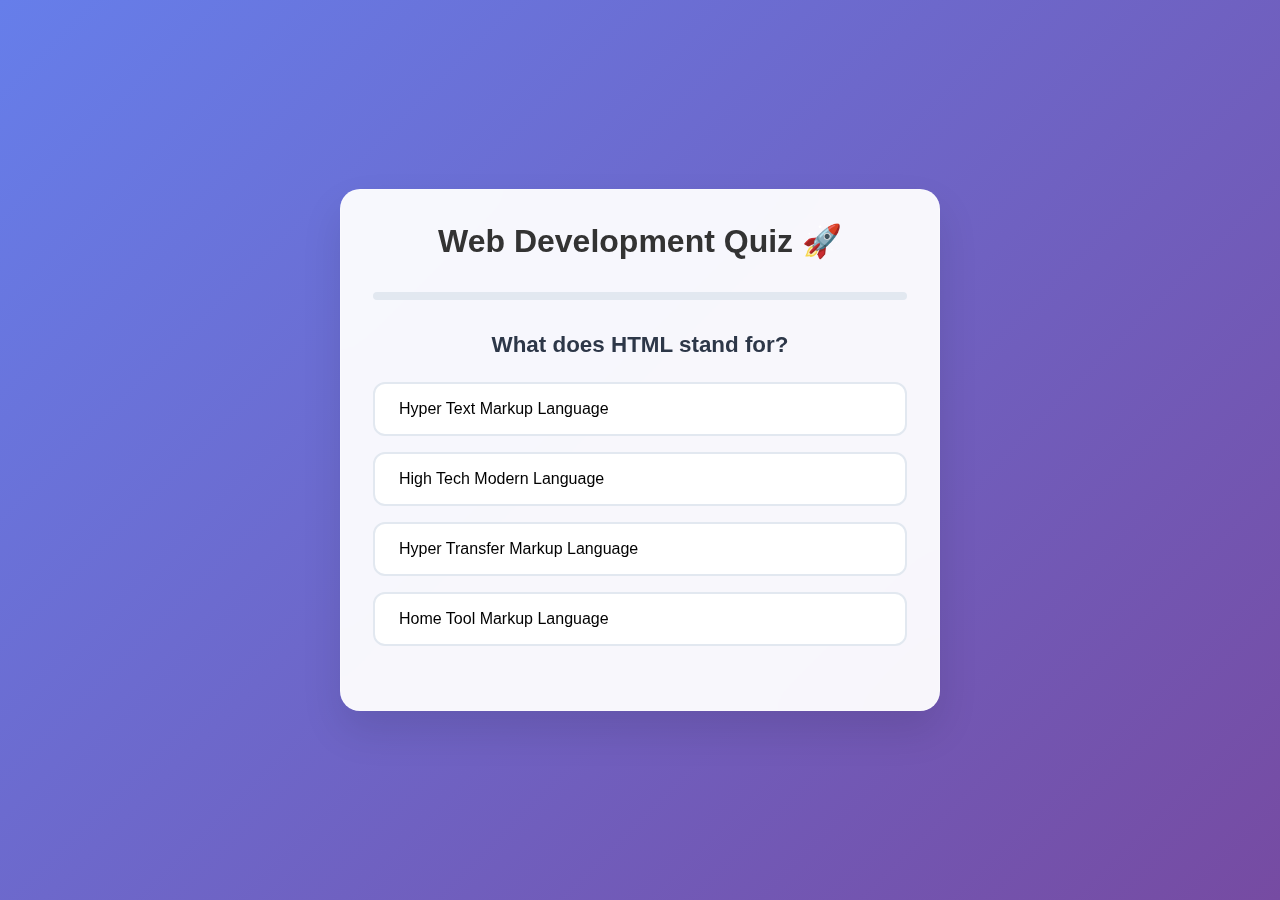
<file: Innovagrid Projects/Task-2-Web-Development-Quiz/index.html>
<!DOCTYPE html>
<html lang="en">
<head>
    <meta charset="UTF-8">
    <meta name="viewport" content="width=device-width, initial-scale=1.0">
    <title>Quiz App - InnovaGrid</title>
    <link rel="stylesheet" href="style.css">
</head>
<body>
    <div class="quiz-container">
        <h1>Web Development Quiz 🚀</h1>
        
        <div class="progress-bar">
            <div class="progress" id="progress"></div>
        </div>
        
        <div class="question-container" id="question-container">
            <h2 class="question" id="question">Question will appear here</h2>
            <div class="options-grid" id="options-grid">
                <!-- Options will appear here -->
            </div>
        </div>
        
        <button class="next-btn" id="next-btn">Start Quiz</button>
        
        <div class="results-container" id="results-container" style="display: none;">
            <h2>Quiz Completed! 🎉</h2>
            <div class="score-circle">
                <span class="score" id="final-score">0/10</span>
            </div>
            <p id="result-message">Great job!</p>
            <button class="restart-btn" id="restart-btn">Restart Quiz</button>
        </div>
    </div>

    <script src="script.js"></script>
</body>
</html>
</file>
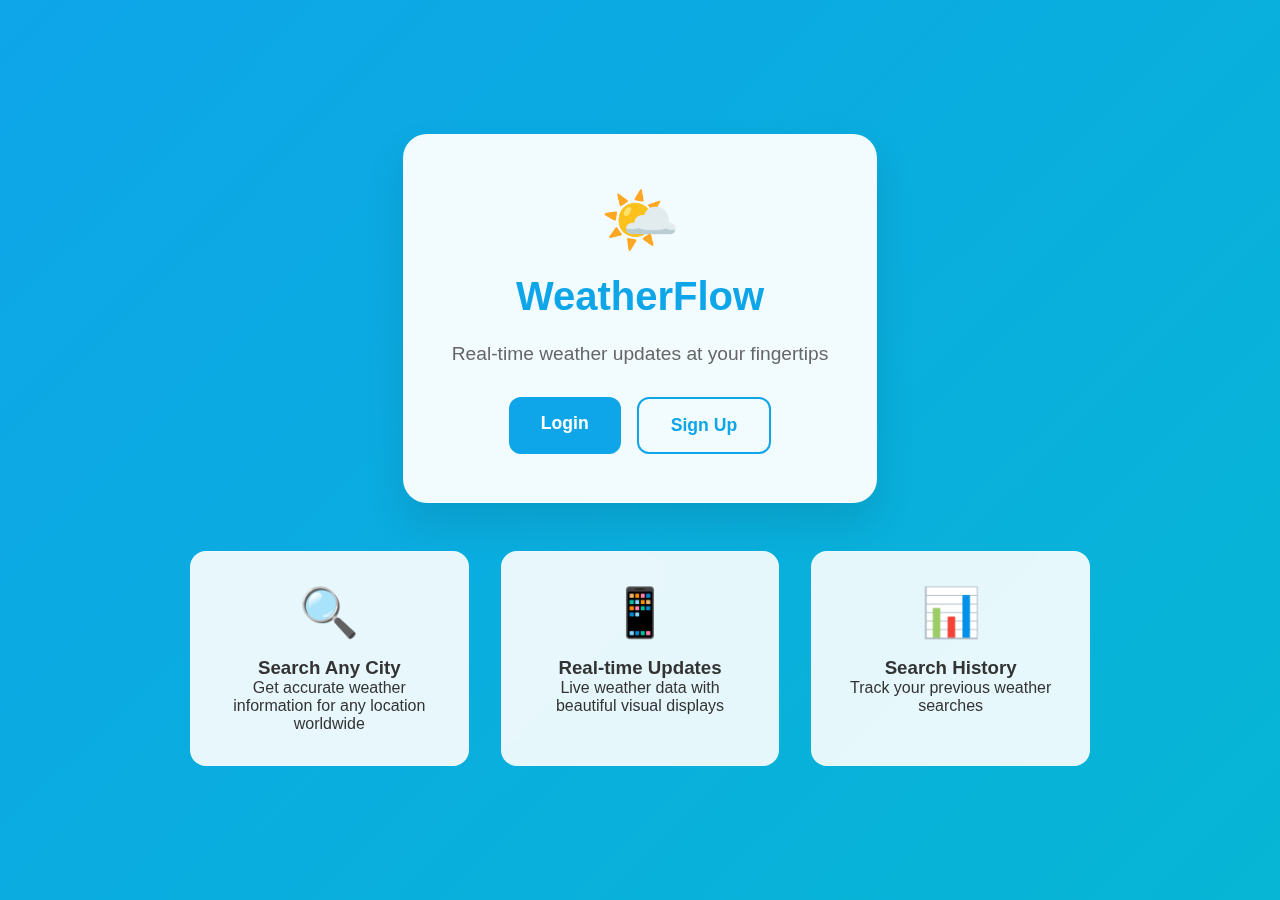
<file: Innovagrid Projects/Task-3-Weather-App/frontend/index.html>
<!DOCTYPE html>
<html lang="en">
<head>
    <meta charset="UTF-8">
    <meta name="viewport" content="width=device-width, initial-scale=1.0">
    <title>WeatherFlow - InnovaGrid</title>
    <link rel="stylesheet" href="style.css">
</head>
<body>
    <div class="landing-container">
        <div class="glass-hero">
            <div class="logo">
                <span>🌤️</span>
                <h1>WeatherFlow</h1>
            </div>
            <p class="tagline">Real-time weather updates at your fingertips</p>
            <div class="cta-buttons">
                <a href="login.html" class="btn btn-primary">Login</a>
                <a href="signup.html" class="btn btn-secondary">Sign Up</a>
            </div>
        </div>
        
        <div class="features">
            <div class="feature-card">
                <span>🔍</span>
                <h3>Search Any City</h3>
                <p>Get accurate weather information for any location worldwide</p>
            </div>
            <div class="feature-card">
                <span>📱</span>
                <h3>Real-time Updates</h3>
                <p>Live weather data with beautiful visual displays</p>
            </div>
            <div class="feature-card">
                <span>📊</span>
                <h3>Search History</h3>
                <p>Track your previous weather searches</p>
            </div>
        </div>
    </div>
</body>
</html>
</file>
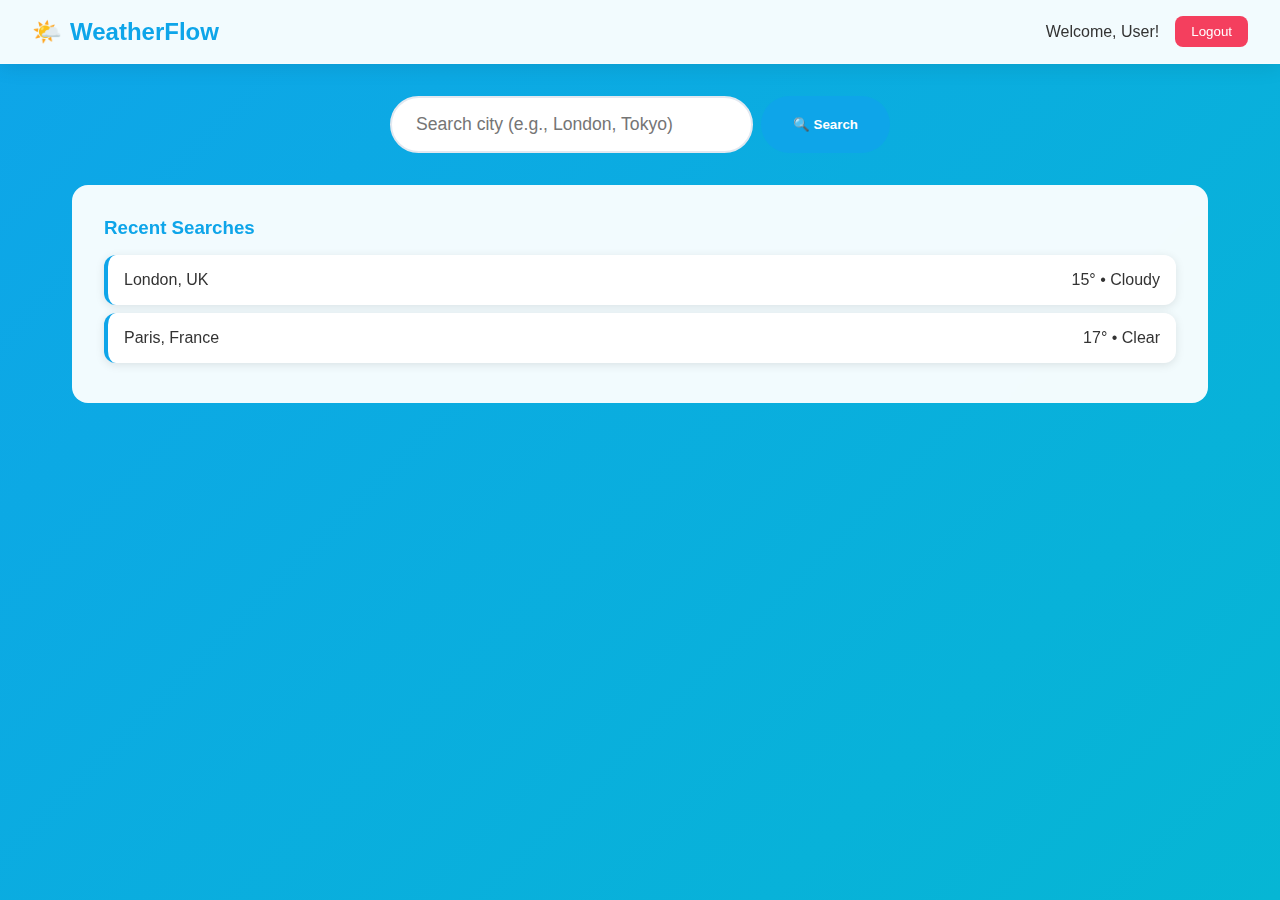
<file: Innovagrid Projects/Task-3-Weather-App/frontend/dashboard.html>
<!DOCTYPE html>
<html lang="en">
<head>
    <meta charset="UTF-8">
    <meta name="viewport" content="width=device-width, initial-scale=1.0">
    <title>Dashboard - WeatherFlow</title>
    <link rel="stylesheet" href="style.css">
</head>
<body>
    <nav class="navbar">
        <div class="nav-brand">
            <span>🌤️</span>
            <h2>WeatherFlow</h2>
        </div>
        <div class="nav-links">
            <span id="userWelcome">Welcome, User!</span>
            <button class="logout-btn" id="logoutBtn">Logout</button>
        </div>
    </nav>

    <div class="dashboard">
        <div class="search-section">
            <div class="search-container">
                <input type="text" id="searchInput" placeholder="Search city (e.g., London, Tokyo)" class="search-input">
                <button class="search-btn" id="searchBtn">🔍 Search</button>
            </div>
            <div class="search-suggestions" id="suggestions"></div>
        </div>

        <div class="weather-card current-weather" id="weatherCard" style="display: none;">
            <div class="weather-header">
                <h3 id="cityName">City, Country</h3>
                <span class="date" id="currentDate">Today</span>
            </div>
            <div class="weather-main">
                <div class="temperature">
                    <span class="temp" id="temperature">0°</span>
                    <span class="condition" id="weatherCondition">Loading...</span>
                </div>
                <div class="weather-icon" id="weatherIcon">🌤️</div>
            </div>
            <div class="weather-details">
                <div class="detail-item">
                    <span class="label">Feels Like</span>
                    <span class="value" id="feelsLike">0°</span>
                </div>
                <div class="detail-item">
                    <span class="label">Humidity</span>
                    <span class="value" id="humidity">0%</span>
                </div>
                <div class="detail-item">
                    <span class="label">Wind Speed</span>
                    <span class="value" id="windSpeed">0 m/s</span>
                </div>
            </div>
        </div>

        <div class="history-section">
            <h3>Recent Searches</h3>
            <div class="history-list" id="historyList">
                <div class="history-item">
                    <span>No search history yet</span>
                    <span>Search for a city to see history</span>
                </div>
            </div>
        </div>
    </div>

    <script src="script.js"></script>
</body>
</html>
</file>
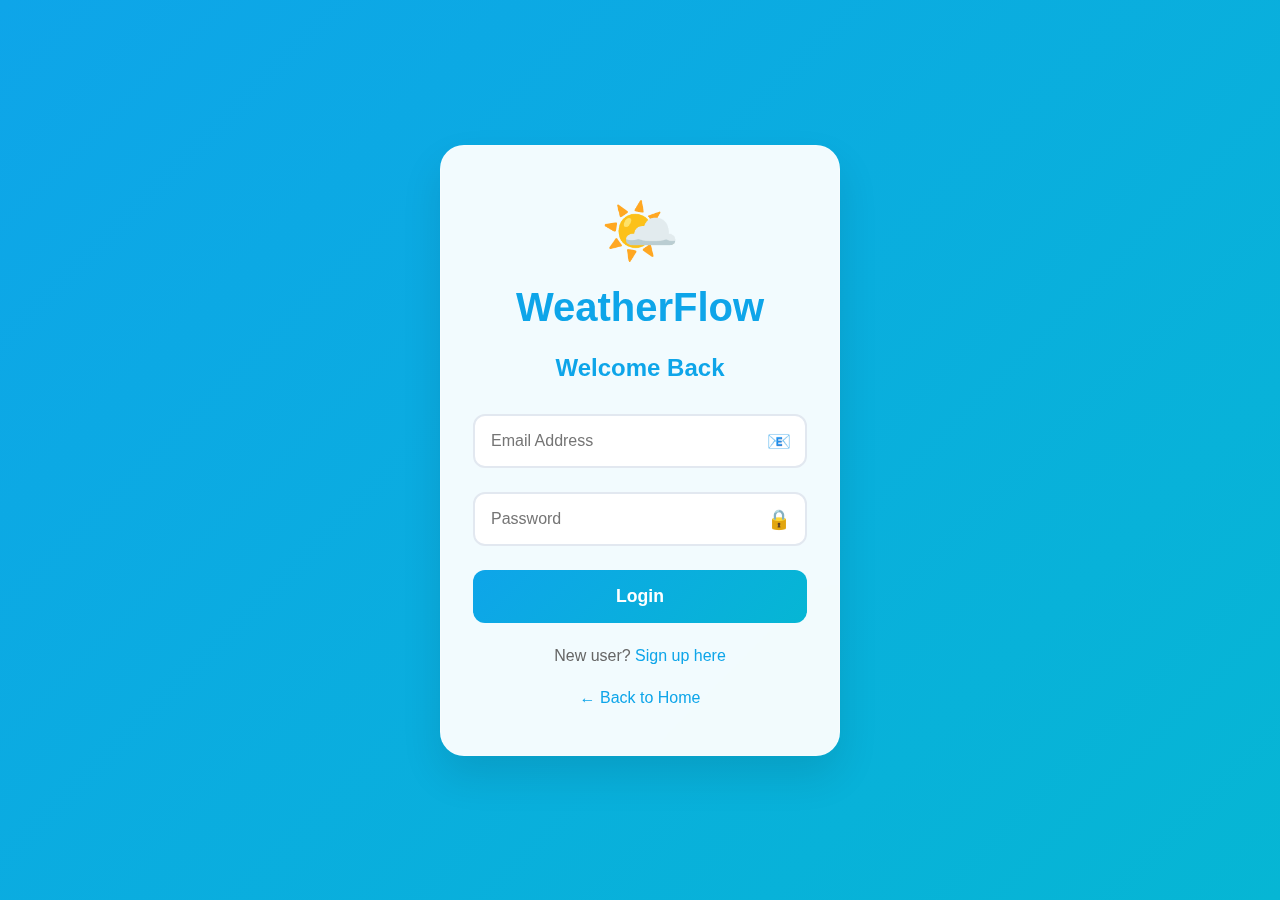
<file: Innovagrid Projects/Task-3-Weather-App/frontend/login.html>
<!DOCTYPE html>
<html lang="en">
<head>
    <meta charset="UTF-8">
    <meta name="viewport" content="width=device-width, initial-scale=1.0">
    <title>Login - WeatherFlow</title>
    <link rel="stylesheet" href="style.css">
</head>
<body>
    <div class="auth-container">
        <div class="glass-card">
            <div class="logo">
                <span>🌤️</span>
                <h1>WeatherFlow</h1>
            </div>
            <h2>Welcome Back</h2>
            <form class="auth-form" id="loginForm">
                <div class="input-group">
                    <input type="email" id="email" placeholder="Email Address" required>
                    <span class="icon">📧</span>
                </div>
                <div class="input-group">
                    <input type="password" id="password" placeholder="Password" required>
                    <span class="icon">🔒</span>
                </div>
                <button type="submit" class="auth-btn">Login</button>
            </form>
            <p class="auth-link">New user? <a href="signup.html">Sign up here</a></p>
            <p class="auth-link"><a href="index.html">← Back to Home</a></p>
        </div>
    </div>
    <script src="script.js"></script>
</body>
</html>
</file>
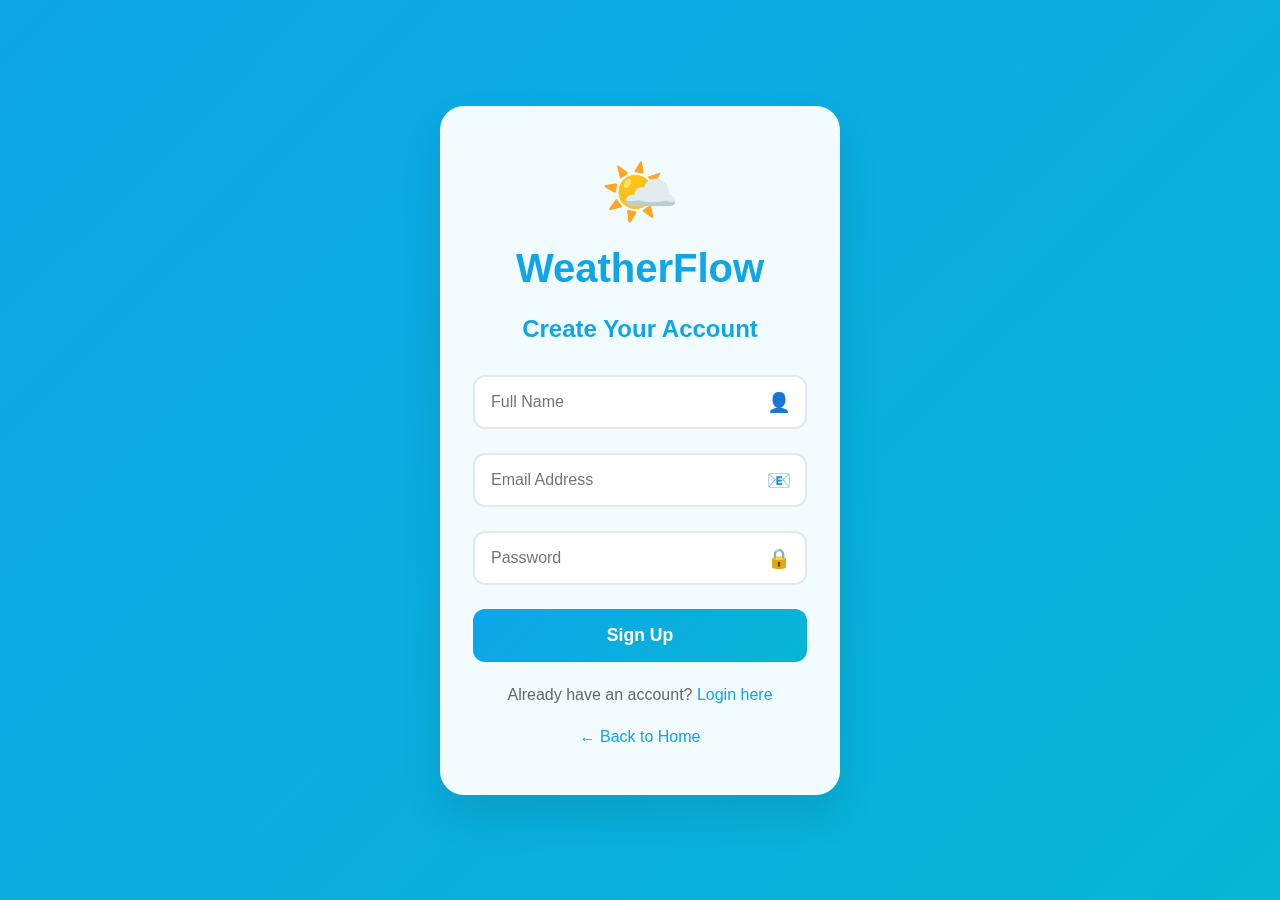
<file: Innovagrid Projects/Task-3-Weather-App/frontend/signup.html>
<!DOCTYPE html>
<html lang="en">
<head>
    <meta charset="UTF-8">
    <meta name="viewport" content="width=device-width, initial-scale=1.0">
    <title>Sign Up - WeatherFlow</title>
    <link rel="stylesheet" href="style.css">
</head>
<body>
    <div class="auth-container">
        <div class="glass-card">
            <div class="logo">
                <span>🌤️</span>
                <h1>WeatherFlow</h1>
            </div>
            <h2>Create Your Account</h2>
            <form class="auth-form" id="signupForm">
                <div class="input-group">
                    <input type="text" id="name" placeholder="Full Name" required>
                    <span class="icon">👤</span>
                </div>
                <div class="input-group">
                    <input type="email" id="email" placeholder="Email Address" required>
                    <span class="icon">📧</span>
                </div>
                <div class="input-group">
                    <input type="password" id="password" placeholder="Password" required>
                    <span class="icon">🔒</span>
                </div>
                <button type="submit" class="auth-btn">Sign Up</button>
            </form>
            <p class="auth-link">Already have an account? <a href="login.html">Login here</a></p>
            <p class="auth-link"><a href="index.html">← Back to Home</a></p>
        </div>
    </div>
    <script src="script.js"></script>
</body>
</html>
</file>
<file: Innovagrid Projects/Task-2-Web-Development-Quiz/style.css>
* {
    margin: 0;
    padding: 0;
    box-sizing: border-box;
}

body {
    font-family: 'Arial', sans-serif;
    background: linear-gradient(135deg, #667eea 0%, #764ba2 100%);
    min-height: 100vh;
    display: flex;
    align-items: center;
    justify-content: center;
    padding: 20px;
}

.quiz-container {
    background: rgba(255, 255, 255, 0.95);
    backdrop-filter: blur(20px);
    border-radius: 20px;
    padding: 2rem;
    box-shadow: 0 20px 40px rgba(0, 0, 0, 0.1);
    width: 100%;
    max-width: 600px;
    border: 1px solid rgba(255, 255, 255, 0.3);
}

h1 {
    text-align: center;
    color: #333;
    margin-bottom: 2rem;
    font-size: 2rem;
}

.progress-bar {
    background: #e2e8f0;
    border-radius: 10px;
    height: 8px;
    margin-bottom: 2rem;
    overflow: hidden;
}

.progress {
    background: linear-gradient(135deg, #667eea, #764ba2);
    height: 100%;
    border-radius: 10px;
    width: 0%;
    transition: width 0.3s ease;
}

.question {
    color: #2d3748;
    font-size: 1.4rem;
    margin-bottom: 1.5rem;
    text-align: center;
}

.options-grid {
    display: grid;
    gap: 1rem;
    margin-bottom: 2rem;
}

.option {
    padding: 1rem 1.5rem;
    border: 2px solid #e2e8f0;
    border-radius: 12px;
    background: white;
    cursor: pointer;
    transition: all 0.3s ease;
    font-size: 1rem;
    text-align: left;
}

.option:hover {
    border-color: #667eea;
    transform: translateY(-2px);
    box-shadow: 0 5px 15px rgba(0, 0, 0, 0.1);
}

.option.correct {
    background: #10b981;
    color: white;
    border-color: #10b981;
}

.option.incorrect {
    background: #f43f5e;
    color: white;
    border-color: #f43f5e;
}

.next-btn {
    background: linear-gradient(135deg, #667eea, #764ba2);
    color: white;
    padding: 1rem 2rem;
    border: none;
    border-radius: 12px;
    font-size: 1.1rem;
    cursor: pointer;
    width: 100%;
    transition: all 0.3s ease;
    font-weight: bold;
}

.next-btn:hover {
    transform: translateY(-2px);
    box-shadow: 0 8px 25px rgba(102, 126, 234, 0.4);
}

.results-container {
    text-align: center;
    padding: 2rem;
}

.score-circle {
    width: 120px;
    height: 120px;
    background: linear-gradient(135deg, #667eea, #764ba2);
    border-radius: 50%;
    display: flex;
    align-items: center;
    justify-content: center;
    margin: 2rem auto;
    color: white;
    font-size: 1.8rem;
    font-weight: bold;
}

.restart-btn {
    background: #10b981;
    color: white;
    padding: 1rem 2rem;
    border: none;
    border-radius: 12px;
    font-size: 1.1rem;
    cursor: pointer;
    margin-top: 1rem;
    transition: all 0.3s ease;
}

.restart-btn:hover {
    background: #059669;
    transform: translateY(-2px);
}

/* Responsive Design */
@media (max-width: 768px) {
    .quiz-container {
        padding: 1.5rem;
        margin: 1rem;
    }
    
    h1 {
        font-size: 1.5rem;
    }
    
    .question {
        font-size: 1.2rem;
    }
}
</file>
<file: Innovagrid Projects/Task-3-Weather-App/frontend/style.css>
* {
    margin: 0;
    padding: 0;
    box-sizing: border-box;
}

body {
    font-family: 'Arial', sans-serif;
    background: linear-gradient(135deg, #0ea5e9 0%, #06b6d4 100%);
    min-height: 100vh;
    color: #333;
}

/* Landing Page */
.landing-container {
    min-height: 100vh;
    display: flex;
    flex-direction: column;
    align-items: center;
    justify-content: center;
    padding: 2rem;
}

.glass-hero {
    background: rgba(255, 255, 255, 0.95);
    backdrop-filter: blur(20px);
    border-radius: 24px;
    padding: 3rem;
    text-align: center;
    box-shadow: 0 20px 40px rgba(0, 0, 0, 0.1);
    border: 1px solid rgba(255, 255, 255, 0.3);
    margin-bottom: 3rem;
}

.logo {
    text-align: center;
    margin-bottom: 1.5rem;
}

.logo span {
    font-size: 4rem;
    display: block;
    margin-bottom: 1rem;
}

.logo h1 {
    font-size: 2.5rem;
    color: #0ea5e9;
    margin-bottom: 0.5rem;
}

.tagline {
    font-size: 1.2rem;
    color: #666;
    margin-bottom: 2rem;
}

.cta-buttons {
    display: flex;
    gap: 1rem;
    justify-content: center;
}

.btn {
    padding: 1rem 2rem;
    border: none;
    border-radius: 12px;
    font-size: 1.1rem;
    text-decoration: none;
    font-weight: bold;
    transition: all 0.3s ease;
    display: inline-block;
}

.btn-primary {
    background: #0ea5e9;
    color: white;
}

.btn-secondary {
    background: transparent;
    color: #0ea5e9;
    border: 2px solid #0ea5e9;
}

.btn:hover {
    transform: translateY(-2px);
    box-shadow: 0 8px 25px rgba(14, 165, 233, 0.3);
}

.features {
    display: grid;
    grid-template-columns: repeat(auto-fit, minmax(250px, 1fr));
    gap: 2rem;
    width: 100%;
    max-width: 900px;
}

.feature-card {
    background: rgba(255, 255, 255, 0.9);
    padding: 2rem;
    border-radius: 16px;
    text-align: center;
    backdrop-filter: blur(10px);
    border: 1px solid rgba(255, 255, 255, 0.2);
}

.feature-card span {
    font-size: 3rem;
    margin-bottom: 1rem;
    display: block;
}

/* Auth Pages */
.auth-container {
    min-height: 100vh;
    display: flex;
    align-items: center;
    justify-content: center;
    padding: 1rem;
}

.glass-card {
    background: rgba(255, 255, 255, 0.95);
    backdrop-filter: blur(20px);
    border-radius: 24px;
    padding: 3rem 2rem;
    box-shadow: 0 20px 40px rgba(0, 0, 0, 0.1);
    width: 100%;
    max-width: 400px;
    border: 1px solid rgba(255, 255, 255, 0.3);
}

.glass-card h2 {
    text-align: center;
    margin-bottom: 2rem;
    color: #0ea5e9;
}

.input-group {
    position: relative;
    margin-bottom: 1.5rem;
}

.input-group input {
    width: 100%;
    padding: 1rem 3rem 1rem 1rem;
    border: 2px solid #e2e8f0;
    border-radius: 12px;
    font-size: 1rem;
    transition: all 0.3s ease;
    background: white;
}

.input-group input:focus {
    border-color: #0ea5e9;
    box-shadow: 0 0 0 3px rgba(14, 165, 233, 0.1);
    outline: none;
}

.input-group .icon {
    position: absolute;
    right: 1rem;
    top: 50%;
    transform: translateY(-50%);
    font-size: 1.2rem;
}

.auth-btn {
    background: linear-gradient(135deg, #0ea5e9, #06b6d4);
    color: white;
    padding: 1rem 2rem;
    border: none;
    border-radius: 12px;
    font-size: 1.1rem;
    width: 100%;
    cursor: pointer;
    transition: all 0.3s ease;
    font-weight: bold;
}

.auth-btn:hover {
    transform: translateY(-2px);
    box-shadow: 0 8px 25px rgba(14, 165, 233, 0.4);
}

.auth-link {
    text-align: center;
    margin-top: 1.5rem;
    color: #666;
}

.auth-link a {
    color: #0ea5e9;
    text-decoration: none;
}

.auth-link a:hover {
    text-decoration: underline;
}

/* Dashboard */
.navbar {
    background: rgba(255, 255, 255, 0.95);
    backdrop-filter: blur(20px);
    padding: 1rem 2rem;
    display: flex;
    justify-content: space-between;
    align-items: center;
    box-shadow: 0 2px 20px rgba(0, 0, 0, 0.1);
    border-bottom: 1px solid rgba(255, 255, 255, 0.3);
}

.nav-brand {
    display: flex;
    align-items: center;
    gap: 0.5rem;
}

.nav-brand span {
    font-size: 1.5rem;
}

.nav-brand h2 {
    color: #0ea5e9;
}

.nav-links {
    display: flex;
    align-items: center;
    gap: 1rem;
}

.logout-btn {
    background: #f43f5e;
    color: white;
    padding: 0.5rem 1rem;
    border: none;
    border-radius: 8px;
    cursor: pointer;
    transition: all 0.3s ease;
}

.logout-btn:hover {
    background: #e11d48;
    transform: translateY(-1px);
}

.dashboard {
    padding: 2rem;
    max-width: 1200px;
    margin: 0 auto;
}

.search-section {
    margin-bottom: 2rem;
}

.search-container {
    display: flex;
    gap: 0.5rem;
    max-width: 500px;
    margin: 0 auto 1rem;
}

.search-input {
    flex: 1;
    padding: 1rem 1.5rem;
    border: 2px solid #e2e8f0;
    border-radius: 50px;
    font-size: 1.1rem;
    background: white;
}

.search-btn {
    background: #0ea5e9;
    color: white;
    padding: 1rem 2rem;
    border: none;
    border-radius: 50px;
    cursor: pointer;
    font-weight: bold;
    transition: all 0.3s ease;
}

.search-btn:hover {
    background: #0284c7;
    transform: translateY(-2px);
}

.current-weather {
    background: linear-gradient(135deg, #0ea5e9, #06b6d4);
    color: white;
    border-radius: 24px;
    padding: 2rem;
    margin: 2rem auto;
    max-width: 600px;
    box-shadow: 0 20px 40px rgba(0, 0, 0, 0.2);
}

.weather-header {
    display: flex;
    justify-content: space-between;
    align-items: center;
    margin-bottom: 2rem;
}

.weather-main {
    display: flex;
    justify-content: space-between;
    align-items: center;
    margin-bottom: 2rem;
}

.temperature .temp {
    font-size: 4rem;
    font-weight: bold;
    display: block;
}

.temperature .condition {
    font-size: 1.5rem;
    opacity: 0.9;
}

.weather-icon {
    font-size: 4rem;
}

.weather-details {
    display: grid;
    grid-template-columns: repeat(3, 1fr);
    gap: 1rem;
    text-align: center;
}

.detail-item {
    background: rgba(255, 255, 255, 0.2);
    padding: 1rem;
    border-radius: 12px;
    backdrop-filter: blur(10px);
}

.history-section {
    background: rgba(255, 255, 255, 0.95);
    border-radius: 16px;
    padding: 2rem;
    margin-top: 2rem;
    backdrop-filter: blur(10px);
}

.history-section h3 {
    margin-bottom: 1rem;
    color: #0ea5e9;
}

.history-item {
    background: white;
    padding: 1rem;
    border-radius: 12px;
    margin-bottom: 0.5rem;
    display: flex;
    justify-content: space-between;
    align-items: center;
    box-shadow: 0 2px 10px rgba(0, 0, 0, 0.1);
    border-left: 4px solid #0ea5e9;
}

/* Responsive Design */
@media (max-width: 768px) {
    .features {
        grid-template-columns: 1fr;
    }
    
    .cta-buttons {
        flex-direction: column;
    }
    
    .navbar {
        padding: 1rem;
        flex-direction: column;
        gap: 1rem;
    }
    
    .dashboard {
        padding: 1rem;
    }
    
    .search-container {
        flex-direction: column;
    }
    
    .weather-main {
        flex-direction: column;
        text-align: center;
        gap: 1rem;
    }
    
    .weather-details {
        grid-template-columns: 1fr;
    }
    
    .temperature .temp {
        font-size: 3rem;
    }
}
</file>
